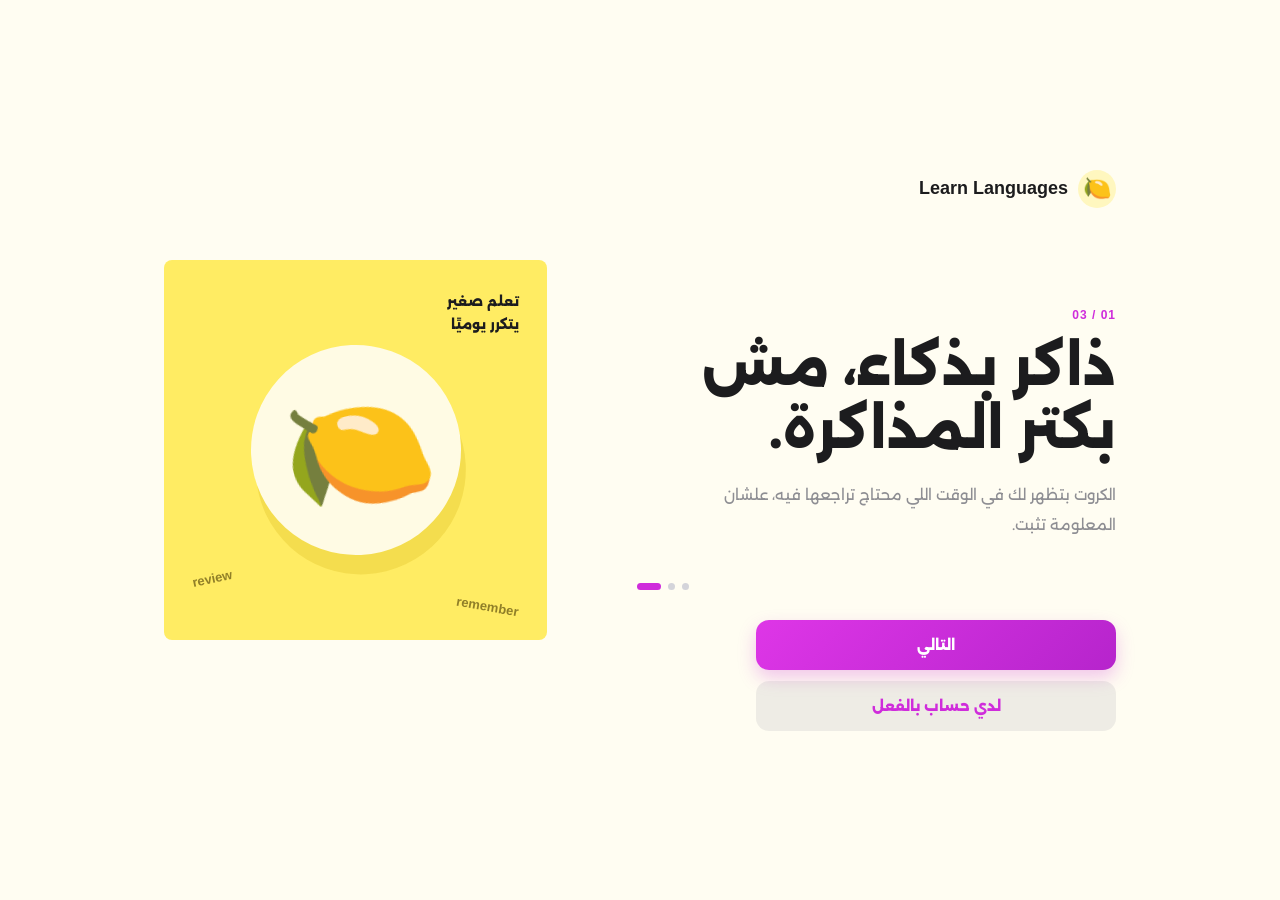
<file: index.html>
<!doctype html>
<html lang="ar" dir="rtl">

<head>
    <meta charset="UTF-8">
    <meta name="viewport" content="width=device-width,initial-scale=1.0">
    <meta http-equiv="refresh" content="0; url=landing/index.html">
    <title>Learn Languages</title>
</head>

<body>
    <script>location.replace("landing/index.html")</script>
</body>

</html>
</file>
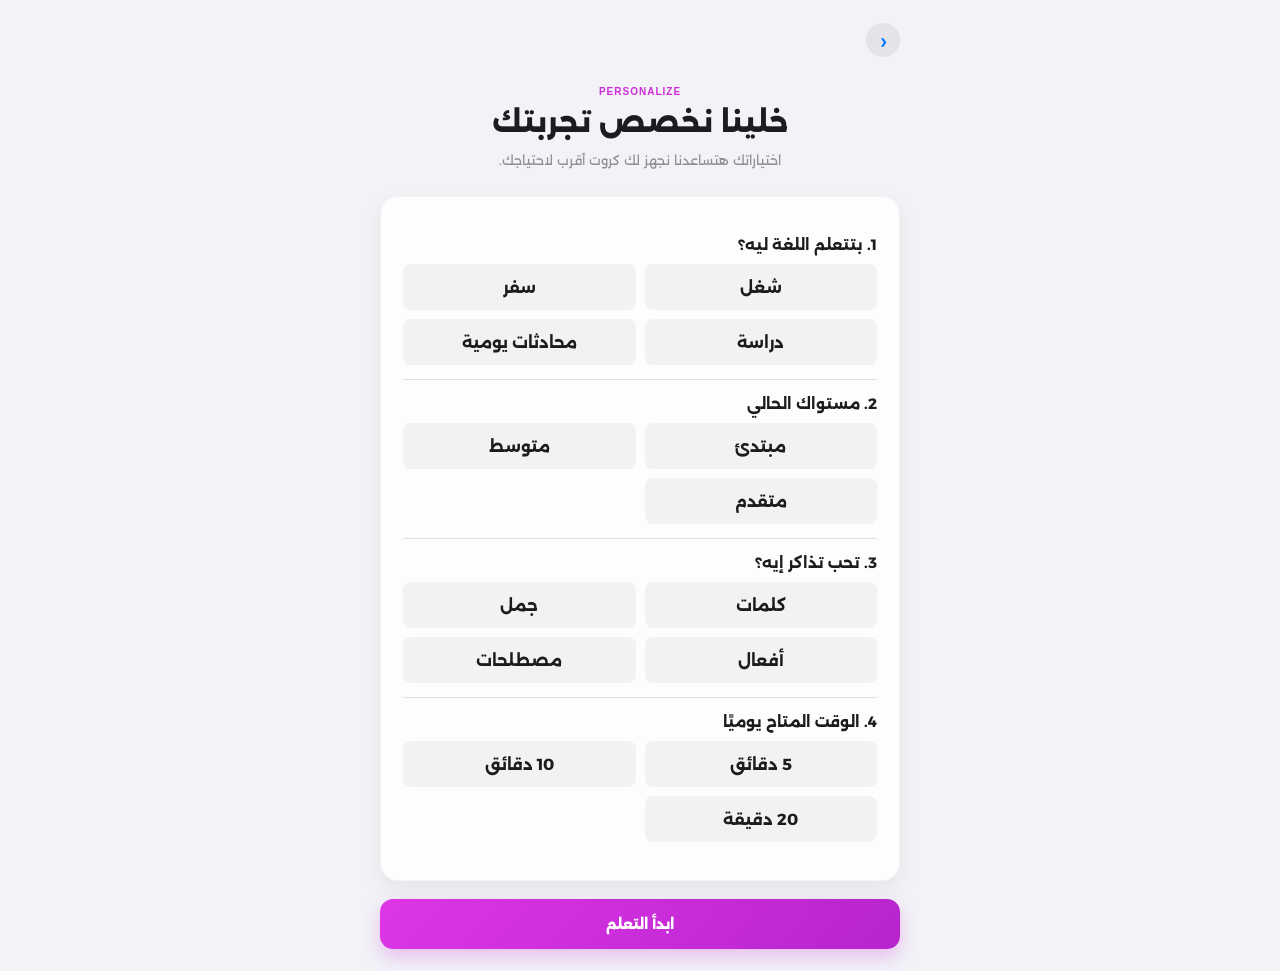
<file: goals/index.html>
<!doctype html>
<html lang="ar" dir="rtl"><head><meta charset="UTF-8"><meta name="viewport" content="width=device-width,initial-scale=1.0"><link rel="stylesheet" href="style.css"><title>تخصيص التعلم</title></head>
<body><main class="app screen"><div class="page-shell"><div class="topbar"><button class="icon-btn" type="button" onclick="history.back()" aria-label="رجوع">‹</button></div><div class="center-head"><div class="eyebrow">PERSONALIZE</div><h1>خلينا نخصص تجربتك</h1><p>اختياراتك هتساعدنا نجهز لك كروت أقرب لاحتياجك.</p></div><div class="card fade-up"><section class="goal-section"><h2>1. بتتعلم اللغة ليه؟</h2><div class="goal-grid" data-group="purpose"><button class="small-choice" type="button">شغل</button><button class="small-choice" type="button">سفر</button><button class="small-choice" type="button">دراسة</button><button class="small-choice" type="button">محادثات يومية</button></div></section><section class="goal-section"><h2>2. مستواك الحالي</h2><div class="goal-grid" data-group="level"><button class="small-choice" type="button">مبتدئ</button><button class="small-choice" type="button">متوسط</button><button class="small-choice" type="button">متقدم</button></div></section><section class="goal-section"><h2>3. تحب تذاكر إيه؟</h2><div class="goal-grid" data-group="topics"><button class="small-choice" type="button">كلمات</button><button class="small-choice" type="button">جمل</button><button class="small-choice" type="button">أفعال</button><button class="small-choice" type="button">مصطلحات</button></div></section><section class="goal-section"><h2>4. الوقت المتاح يوميًا</h2><div class="goal-grid" data-group="time"><button class="small-choice" type="button">5 دقائق</button><button class="small-choice" type="button">10 دقائق</button><button class="small-choice" type="button">20 دقيقة</button></div></section></div><div class="actions"><button class="primary" type="button" onclick="finish()">ابدأ التعلم</button></div></div></main><script src="../assets/scripts/storage.js"></script><script src="script.js"></script></body></html>
</file>
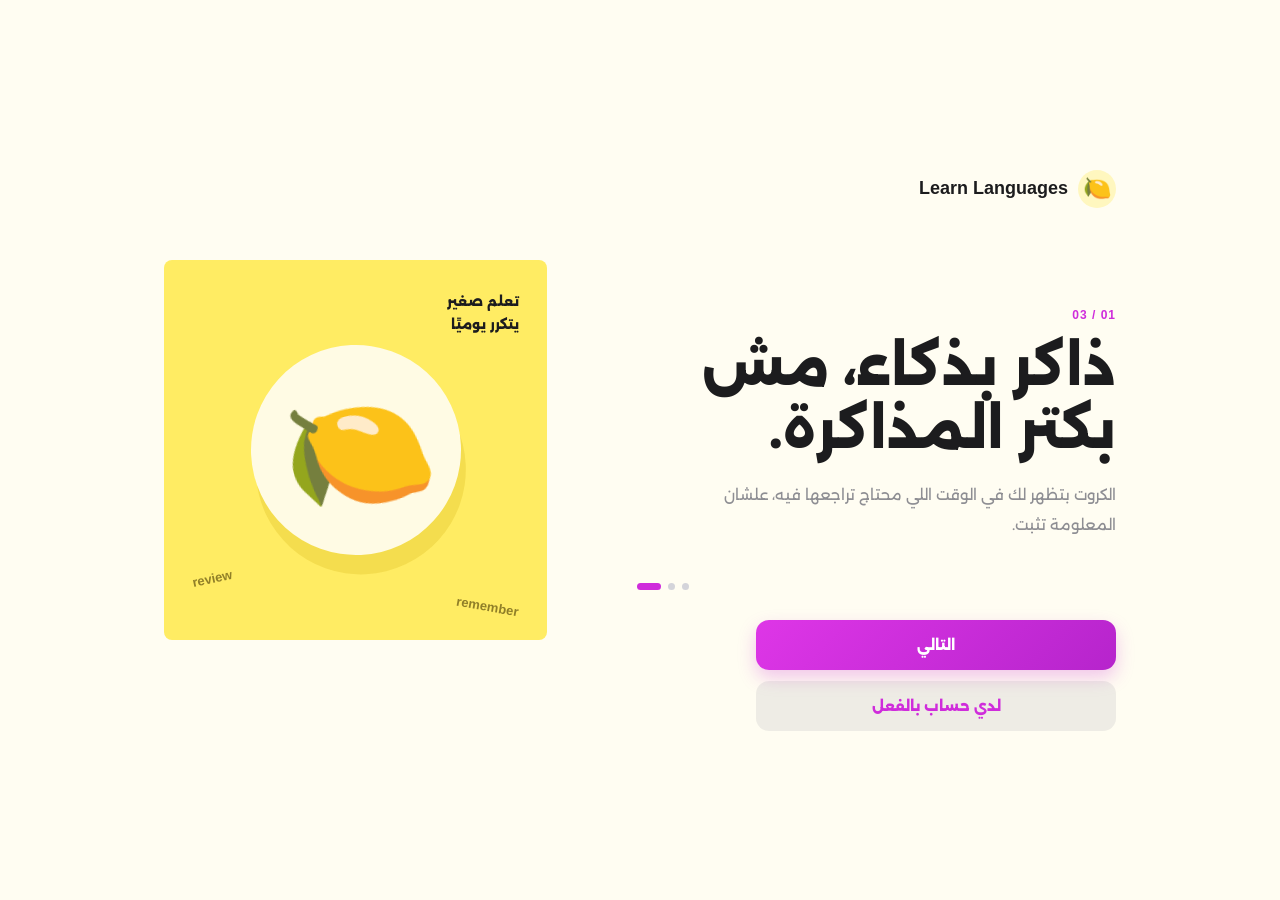
<file: landing/index.html>
<!doctype html>
<html lang="ar" dir="rtl"><head><meta charset="UTF-8"><meta name="viewport" content="width=device-width,initial-scale=1.0"><link rel="stylesheet" href="style.css"><title>Learn Languages</title></head>
<body><main class="app landing"><section class="intro-shell"><div class="intro-copy"><div class="brand-lockup"><span class="brand-lemon">🍋</span><span>Learn Languages</span></div><div class="intro-slides"><article class="intro-slide active"><p class="slide-number">01 / 03</p><h1>ذاكر بذكاء، مش بكتر المذاكرة.</h1><p>الكروت بتظهر لك في الوقت اللي محتاج تراجعها فيه، علشان المعلومة تثبت.</p></article><article class="intro-slide"><p class="slide-number">02 / 03</p><h1>كل جملة ليها سياق وصوت وملاحظة.</h1><p>تعلم الجمل اللي هتستخدمها فعلًا، مش مجرد كلمات معزولة.</p></article><article class="intro-slide"><p class="slide-number">03 / 03</p><h1>دقايق بسيطة كل يوم تعمل فرق.</h1><p>جلسة قصيرة يوميًا تساعدك تبني عادة تعلم ثابتة.</p></article></div><div class="dots" aria-label="شرائح التعريف"><button class="dot active" type="button" aria-label="الشريحة الأولى"></button><button class="dot" type="button" aria-label="الشريحة الثانية"></button><button class="dot" type="button" aria-label="الشريحة الثالثة"></button></div><div class="intro-actions"><button id="nextSlide" class="primary" type="button">التالي</button><a class="secondary login-link" href="../login/index.html">لدي حساب بالفعل</a></div></div><div class="lemon-stage" aria-hidden="true"><div class="lemon-slice">🍋</div><span class="stage-note">تعلم صغير<br>يتكرر يوميًا</span><span class="stage-word word-one">review</span><span class="stage-word word-two">remember</span></div></section></main><script src="script.js"></script></body></html>
</file>
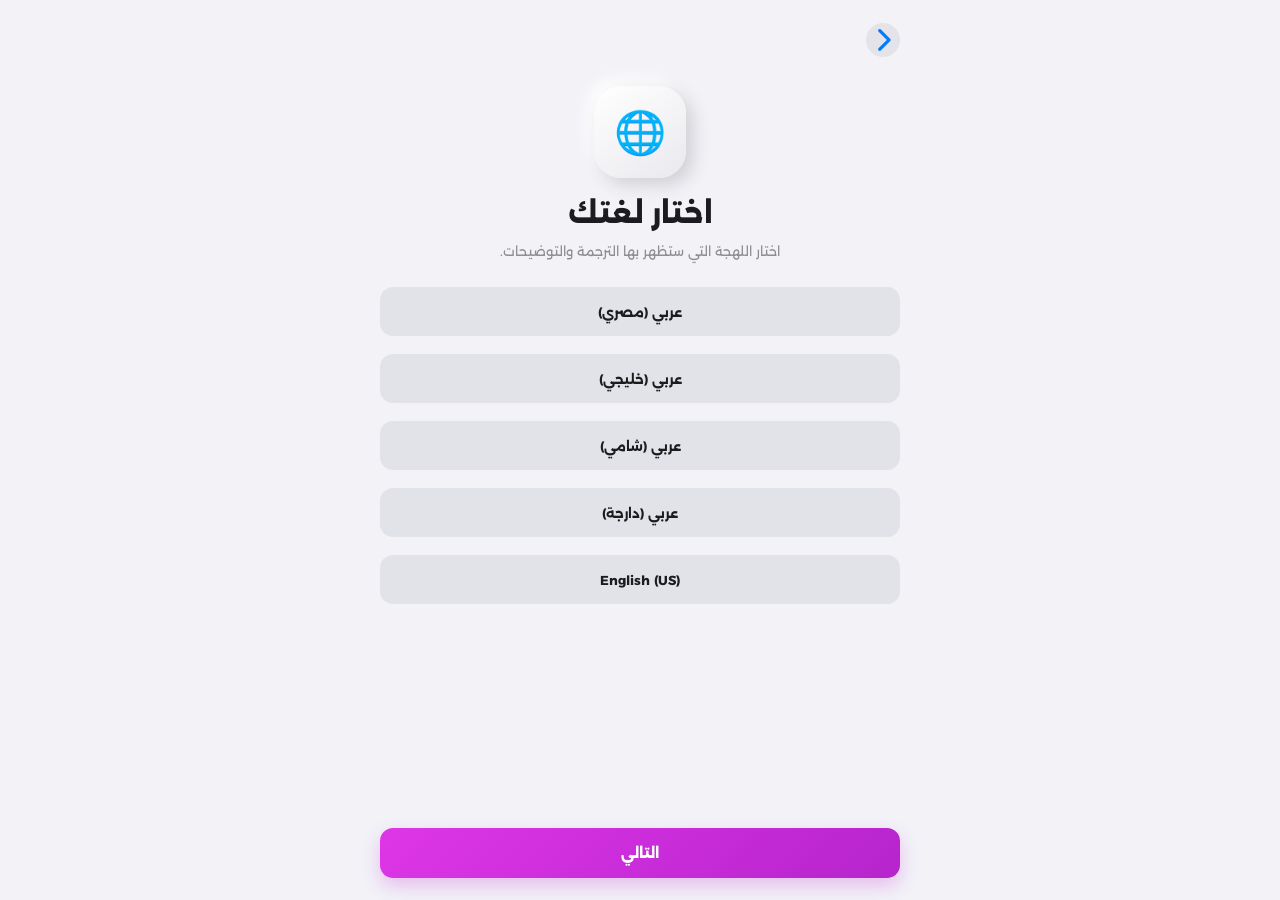
<file: language/index.html>
<!doctype html>
<html lang="ar" dir="rtl"><head><meta charset="UTF-8"><meta name="viewport" content="width=device-width,initial-scale=1.0"><link rel="stylesheet" href="style.css"><link rel="stylesheet" href="https://cdnjs.cloudflare.com/ajax/libs/font-awesome/6.4.0/css/all.min.css"><title>اختيار اللغة</title></head>
<body><main class="app screen"><div class="page-shell"><div class="topbar"><button class="icon-btn" type="button" onclick="history.back()" aria-label="رجوع"><i class="fa-solid fa-chevron-right"></i></button></div><div class="center-head"><div class="hero-icon">🌐</div><h1>اختار لغتك</h1><p>اختار اللهجة التي ستظهر بها الترجمة والتوضيحات.</p></div><div class="stack fade-up"><button class="choice" type="button" onclick="choose('عربي (مصري)')">عربي (مصري)</button><button class="choice" type="button" onclick="choose('عربي (خليجي)')">عربي (خليجي)</button><button class="choice" type="button" onclick="choose('عربي (شامي)')">عربي (شامي)</button><button class="choice" type="button" onclick="choose('عربي (دارجة)')">عربي (دارجة)</button><button class="choice" type="button" onclick="choose('English (US)')">English (US)</button></div><div class="actions"><button class="primary" type="button" onclick="next()">التالي</button></div></div></main><script src="../assets/scripts/storage.js"></script><script src="script.js"></script></body></html>
</file>
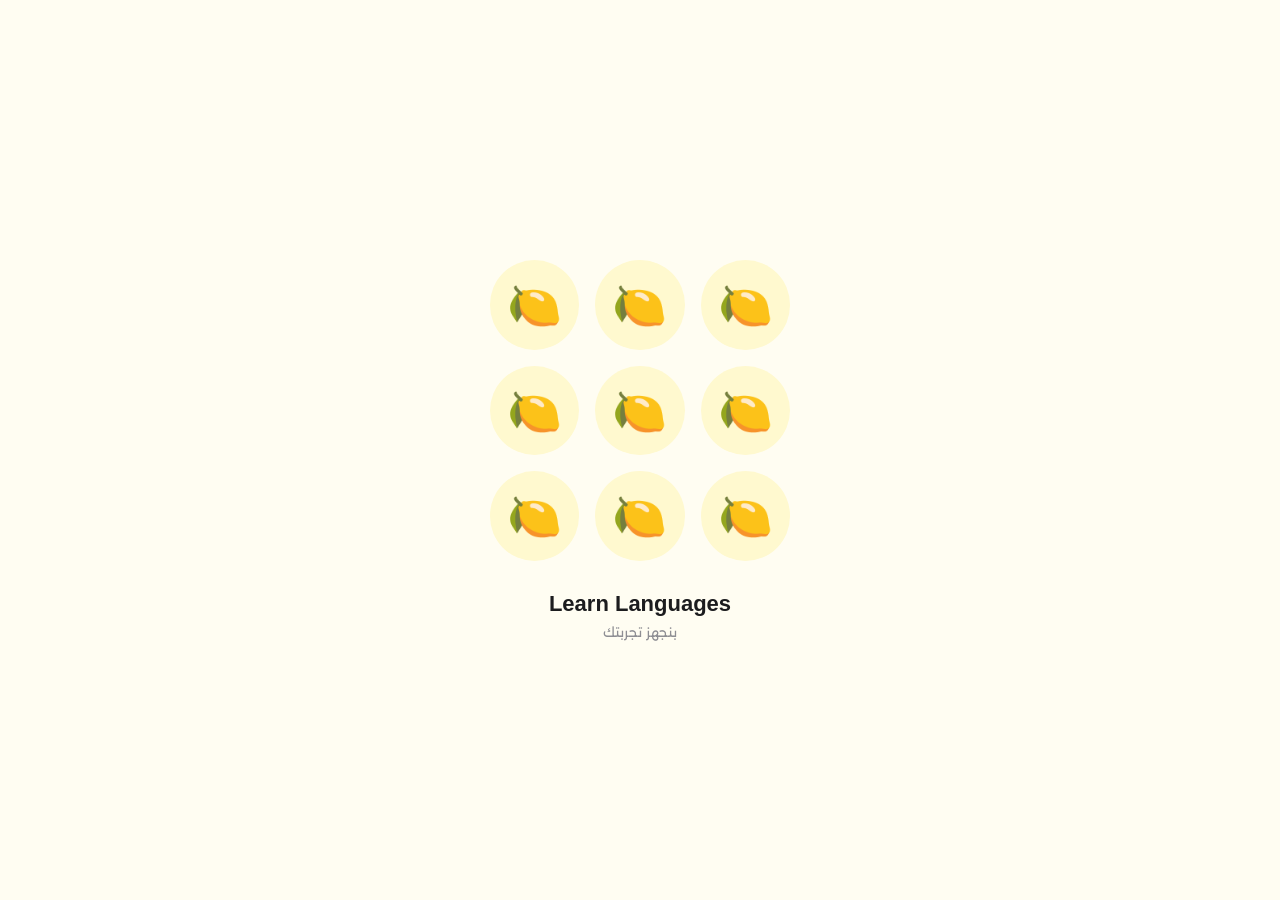
<file: loading/index.html>
<!doctype html>
<html lang="ar" dir="rtl"><head><meta charset="UTF-8"><meta name="viewport" content="width=device-width,initial-scale=1.0"><link rel="stylesheet" href="style.css"><title>Learn Languages</title></head>
<body><main class="app loading-page"><div class="loading-content"><div class="lemon-grid" aria-hidden="true"><span>🍋</span><span>🍋</span><span>🍋</span><span>🍋</span><span>🍋</span><span>🍋</span><span>🍋</span><span>🍋</span><span>🍋</span></div><div class="loading-copy"><strong>Learn Languages</strong><span>بنجهز تجربتك</span></div></div></main><script src="script.js"></script></body></html>
</file>
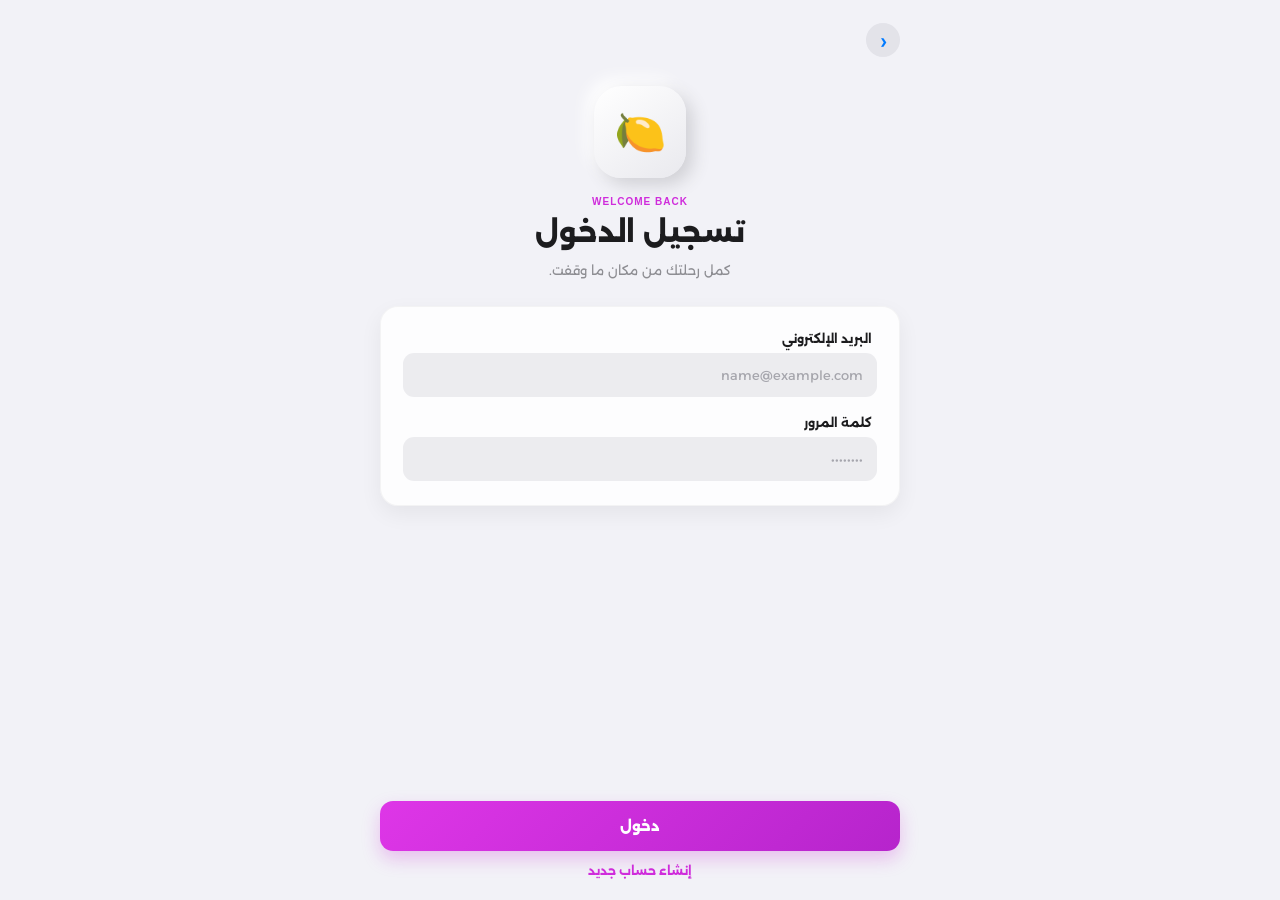
<file: login/index.html>
<!doctype html>
<html lang="ar" dir="rtl"><head><meta charset="UTF-8"><meta name="viewport" content="width=device-width,initial-scale=1.0"><link rel="stylesheet" href="style.css"><title>تسجيل الدخول</title></head>
<body><main class="app screen"><div class="page-shell"><div class="topbar"><button class="icon-btn" type="button" onclick="location.href='../landing/index.html'" aria-label="رجوع">‹</button></div><div class="center-head"><div class="hero-icon">🍋</div><div class="eyebrow">WELCOME BACK</div><h1>تسجيل الدخول</h1><p>كمل رحلتك من مكان ما وقفت.</p></div><div class="card fade-up"><div class="stack"><div class="field"><label>البريد الإلكتروني</label><input id="email" class="input" type="email" placeholder="name@example.com"></div><div class="field"><label>كلمة المرور</label><input id="password" class="input" type="password" placeholder="••••••••"></div></div></div><div class="actions"><button class="primary" type="button" onclick="login()">دخول</button><a class="link" href="../register/index.html">إنشاء حساب جديد</a></div></div></main><script src="../assets/scripts/storage.js"></script><script src="script.js"></script></body></html>
</file>
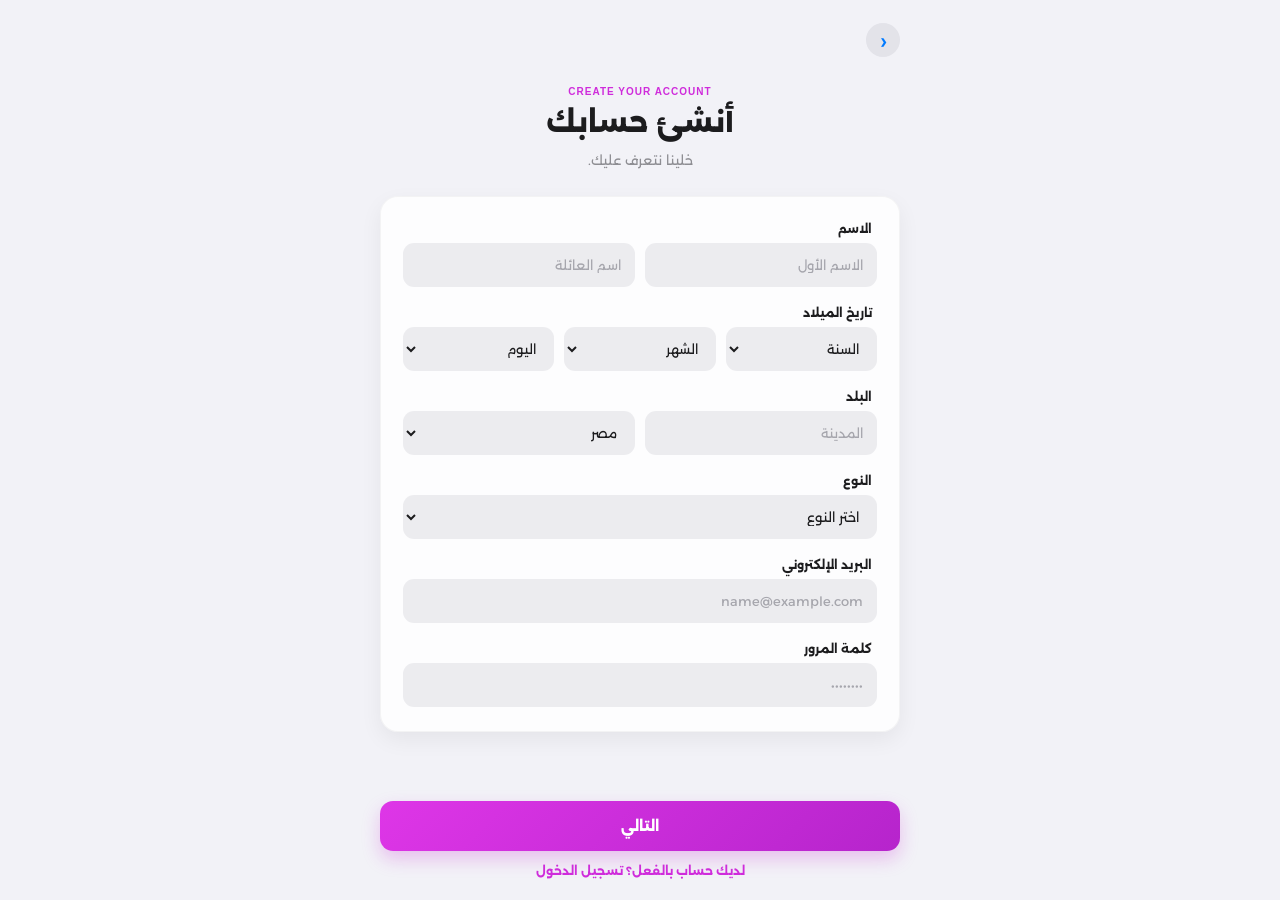
<file: register/index.html>
<!doctype html>
<html lang="ar" dir="rtl"><head><meta charset="UTF-8"><meta name="viewport" content="width=device-width,initial-scale=1.0"><link rel="stylesheet" href="style.css"><title>إنشاء حساب</title></head>
<body><main class="app screen"><div class="page-shell"><div class="topbar"><button class="icon-btn" type="button" onclick="history.back()" aria-label="رجوع">‹</button></div><div class="center-head"><div class="eyebrow">CREATE YOUR ACCOUNT</div><h1>أنشئ حسابك</h1><p>خلينا نتعرف عليك.</p></div><div class="card fade-up"><div class="stack"><div class="field"><label>الاسم</label><div class="row"><input id="first" class="input" placeholder="الاسم الأول"><input id="last" class="input" placeholder="اسم العائلة"></div></div><div class="field"><label>تاريخ الميلاد</label><div class="row"><select id="year" class="input"><option value="">السنة</option><option>2000</option><option>2001</option><option>2002</option></select><select id="month" class="input"><option value="">الشهر</option><option>1</option><option>2</option><option>3</option></select><select id="day" class="input"><option value="">اليوم</option><option>15</option><option>20</option></select></div></div><div class="field"><label>البلد</label><div class="row"><input id="city" class="input" placeholder="المدينة"><select id="country" class="input"><option>مصر</option><option>السعودية</option></select></div></div><div class="field"><label>النوع</label><select id="gender" class="input"><option value="">اختر النوع</option><option>ذكر</option><option>أنثى</option></select></div><div class="field"><label>البريد الإلكتروني</label><input id="email" type="email" class="input" placeholder="name@example.com"></div><div class="field"><label>كلمة المرور</label><input id="password" type="password" class="input" placeholder="••••••••"></div></div></div><div class="actions"><button class="primary" type="button" onclick="submitRegister()">التالي</button><a class="link" href="../login/index.html">لديك حساب بالفعل؟ تسجيل الدخول</a></div></div></main><script src="../assets/scripts/storage.js"></script><script src="script.js"></script></body></html>
</file>
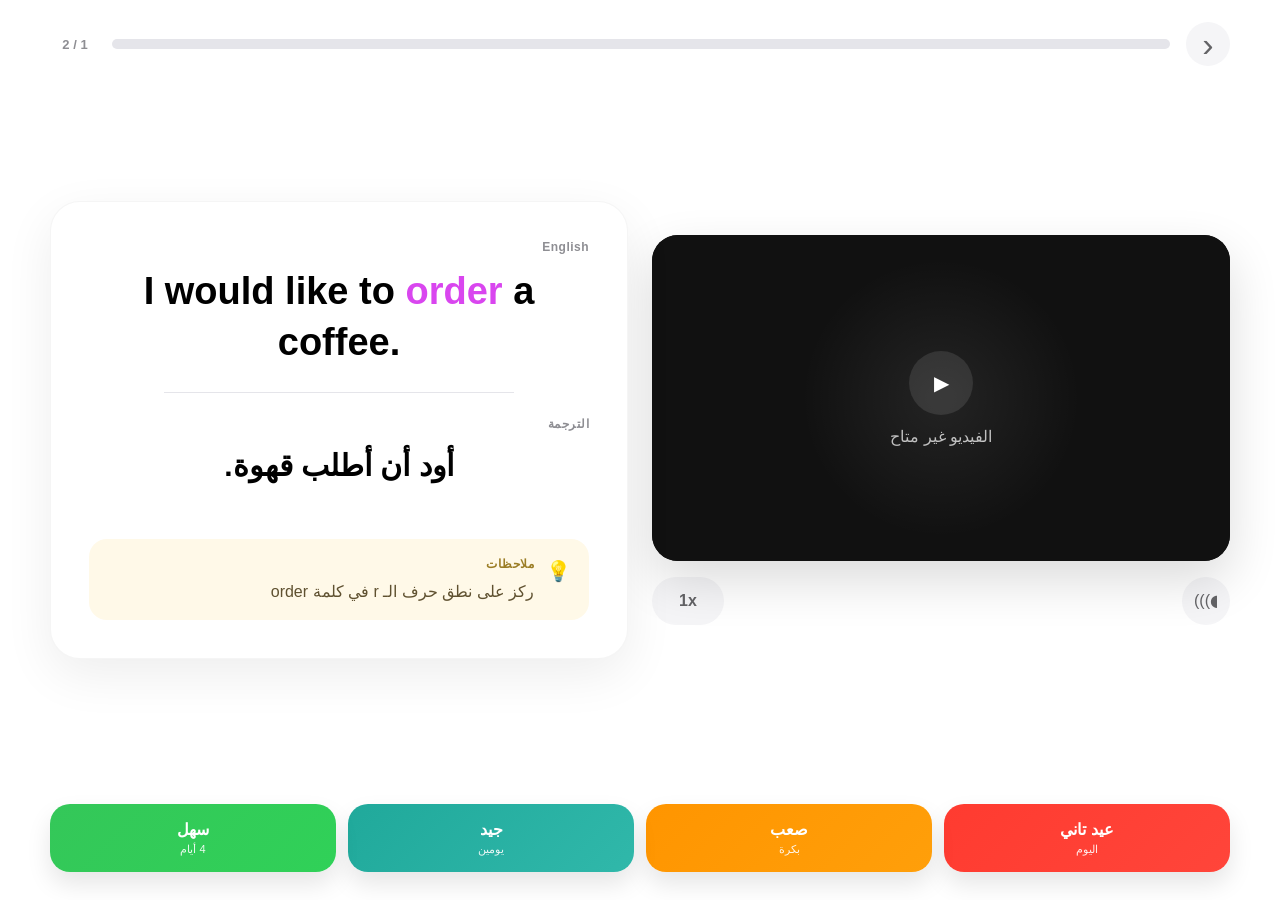
<file: study/index.html>
<!DOCTYPE html>
<html lang="ar" dir="rtl">
<head>
    <meta charset="UTF-8">
    <meta name="viewport" content="width=device-width, initial-scale=1.0">
    <meta name="theme-color" content="#ffffff">
    <title>Study Card</title>
    <link rel="preconnect" href="https://fonts.googleapis.com">
    <link rel="preconnect" href="https://fonts.gstatic.com" crossorigin>
    <link href="https://fonts.googleapis.com/css2?family=Inter:wght@400;500;600;700;800&display=swap" rel="stylesheet">
    <link rel="stylesheet" href="style.css">
</head>
<body>
    <main class="study-page">
        <header class="study-header">
            <button id="backButton" class="icon-button" type="button" aria-label="رجوع">
                <span>‹</span>
            </button>

            <div class="progress-area">
                <div class="progress-track">
                    <div id="progressBar" class="progress-value"></div>
                </div>
                <span id="progressText" class="progress-text">1 / 1</span>
            </div>
        </header>

        <section class="study-layout">
            <section class="media-section">
                <div class="video-card">
                    <div id="videoPlaceholder" class="video-placeholder">
                        <div class="video-placeholder-icon">▶</div>
                        <span>الفيديو غير متاح</span>
                    </div>

                    <iframe
                        id="youtubeFrame"
                        class="youtube-frame hidden"
                        title="Card video"
                        allow="accelerometer; autoplay; clipboard-write; encrypted-media; gyroscope; picture-in-picture; web-share"
                        allowfullscreen>
                    </iframe>
                </div>

                <div class="media-controls">
                    <button id="audioButton" class="round-control" type="button" aria-label="تشغيل الصوت">
                        <span>◖)))</span>
                    </button>

                    <button id="speedButton" class="speed-control" type="button">
                        1x
                    </button>
                </div>
            </section>

            <section class="content-section">
                <article class="content-card">
                    <div class="card-block english-block">
                        <span class="block-label">English</span>
                        <div id="englishText" class="english-text"></div>
                    </div>

                    <div class="divider"></div>

                    <div class="card-block arabic-block">
                        <span class="block-label">الترجمة</span>
                        <div id="arabicText" class="arabic-text"></div>
                    </div>

                    <div id="notesBlock" class="notes-block hidden">
                        <span class="notes-icon">💡</span>
                        <div>
                            <span class="block-label">ملاحظات</span>
                            <div id="notesText"></div>
                        </div>
                    </div>
                </article>
            </section>
        </section>

        <footer class="srs-footer">
            <button class="srs-button again" data-rating="again" type="button">
                <strong>عيد تاني</strong>
                <span>اليوم</span>
            </button>

            <button class="srs-button hard" data-rating="hard" type="button">
                <strong>صعب</strong>
                <span>بكرة</span>
            </button>

            <button class="srs-button good" data-rating="good" type="button">
                <strong>جيد</strong>
                <span>يومين</span>
            </button>

            <button class="srs-button easy" data-rating="easy" type="button">
                <strong>سهل</strong>
                <span>4 أيام</span>
            </button>
        </footer>
    </main>

    <div id="completeModal" class="modal hidden">
        <div class="modal-backdrop"></div>
        <div class="completion-card">
            <div class="completion-icon">🎉</div>
            <h2>عاش يا بطل!</h2>
            <p>انت خلصت كروت النهارده كلها</p>
            <strong id="completedCount">0 كارت</strong>
            <button id="homeButton" type="button">الرئيسية</button>
        </div>
    </div>

    <script src="../assets/scripts/storage.js"></script>
    <script src="../data/decks.js"></script>
    <script src="script.js"></script>
</body>
</html>
</file>
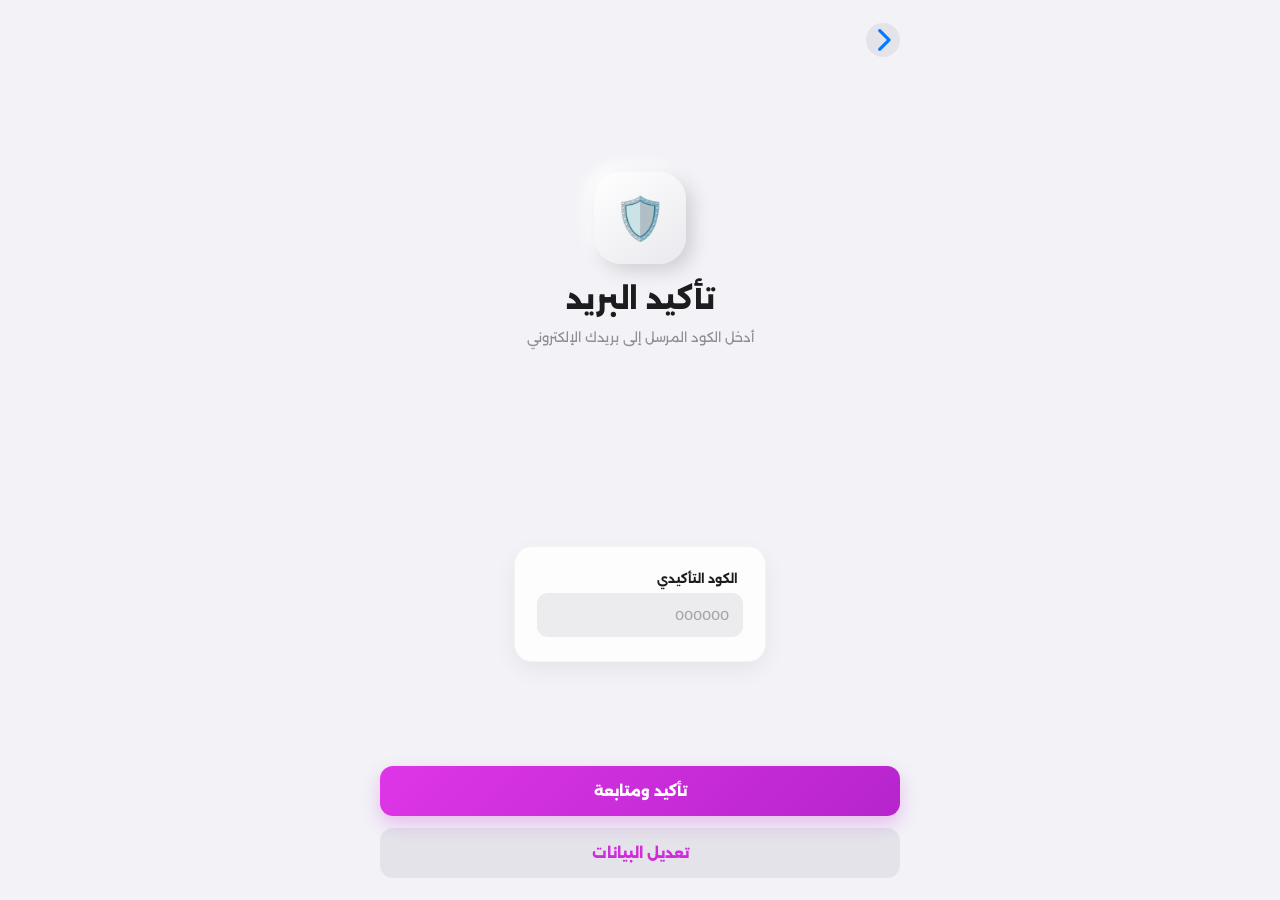
<file: verification/index.html>
<!doctype html>
<html lang="ar" dir="rtl">

<head>
    <meta charset="UTF-8">
    <meta name="viewport" content="width=device-width,initial-scale=1.0">
    <link rel="stylesheet" href="style.css">
    <link rel="stylesheet" href="https://cdnjs.cloudflare.com/ajax/libs/font-awesome/6.4.0/css/all.min.css">
    <title>Verification</title>
</head>

<body>
    <main class="app screen">
        <div class="page-shell">
            <div class="topbar"><button class="icon-btn" onclick="history.back()"><i
                        class="fa-solid fa-chevron-right"></i></button></div>
            <div class="hero">
                <div class="center-head">
                    <div class="hero-icon">🛡️</div>
                    <h1>تأكيد البريد</h1>
                    <p>أدخل الكود المرسل إلى بريدك الإلكتروني</p>
                </div>
                <div class="card fade-up">
                    <div class="field"><label>الكود التأكيدي</label><input id="code" class="input" maxlength="6"
                            inputmode="numeric" placeholder="000000"></div>
                </div>
            </div>
            <div class="actions"><button class="primary" onclick="verify()">تأكيد ومتابعة</button><button
                    class="secondary" onclick="location.href='../register/index.html'">تعديل البيانات</button></div>
        </div>
    </main>
    <script src="../assets/scripts/storage.js"></script>
    <script src="script.js"></script>
</body>

</html>
</file>
<file: goals/style.css>
@import url("../assets/styles/foundation.css");

.goal-section { padding: 14px 0; border-bottom: 1px solid var(--line); }
.goal-section:last-child { border-bottom: 0; }
.goal-section h2 { font-size: 15px; margin-bottom: 10px; }
.goal-section p { color: var(--muted); font-size: 12px; margin-bottom: 12px; }
.goal-grid { display: grid; grid-template-columns: repeat(2, 1fr); gap: 9px; }
.small-choice { min-height: 46px; padding: 8px; border-radius: 8px; color: var(--text); background: #f2f2f4; font-weight: 700; }
.small-choice.selected { color: #fff; background: var(--primary); }
</file>
<file: landing/style.css>
@import url("../assets/styles/foundation.css");
.landing { display:grid; place-items:center; background:#fffdf2; }
.intro-shell { width:min(1080px,100%); min-height:100dvh; padding:clamp(28px,5vw,70px); display:grid; grid-template-columns:minmax(0,1fr) minmax(280px,.8fr); align-items:center; gap:clamp(34px,7vw,110px); }
.intro-copy { max-width:530px; width:100%; }
.brand-lockup { display:flex; align-items:center; gap:10px; margin-bottom:clamp(42px,9vw,100px); font-family:-apple-system,BlinkMacSystemFont,"SF Pro Display",sans-serif; font-size:18px; font-weight:800; }
.brand-lemon { width:38px; height:38px; display:grid; place-items:center; border-radius:50%; background:#fff7bf; font-size:23px; }
.intro-slides { min-height:245px; }
.intro-slide { display:none; animation:slide-in .4s var(--ease); }
.intro-slide.active { display:block; }
.slide-number { margin-bottom:13px; color:var(--primary); font-family:-apple-system,BlinkMacSystemFont,sans-serif; font-size:12px; font-weight:800; letter-spacing:1px; }
.intro-slide h1 { max-width:470px; font-family:-apple-system,BlinkMacSystemFont,"SF Pro Display",Alexandria,sans-serif; font-size:clamp(33px,4.6vw,53px); line-height:1.2; font-weight:800; }
.intro-slide > p:last-child { max-width:440px; margin-top:18px; color:var(--muted); font-size:15px; line-height:2; }
.dots { display:flex; gap:7px; margin:30px 0; direction:ltr; }
.dot { width:7px; height:7px; padding:0; border-radius:50%; background:#d4d4da; transition:.25s var(--ease); }
.dot.active { width:24px; border-radius:999px; background:var(--primary); }
.intro-actions { width:min(360px,100%); display:grid; gap:11px; }
.login-link { display:grid; place-items:center; }
.lemon-stage { position:relative; min-height:380px; display:grid; place-items:center; overflow:hidden; border-radius:8px; background:#ffec63; }
.lemon-slice { display:grid; width:210px; aspect-ratio:1; place-items:center; border-radius:50%; background:#fffbe4; box-shadow:0 20px 0 rgba(222,191,39,.35); font-size:120px; transform:rotate(-14deg); }
.stage-note { position:absolute; right:28px; top:30px; font-size:13px; font-weight:800; line-height:1.8; }
.stage-word { position:absolute; color:rgba(70,55,0,.6); font-family:-apple-system,BlinkMacSystemFont,sans-serif; font-size:13px; font-weight:700; }
.word-one { left:28px; bottom:54px; transform:rotate(-12deg); }.word-two { right:28px; bottom:26px; transform:rotate(10deg); }
@keyframes slide-in { from { opacity:0; transform:translateX(20px); } to { opacity:1; transform:none; } }
@media(max-width:720px) { .intro-shell { grid-template-columns:1fr; padding:24px 22px 36px; gap:28px; }.brand-lockup { margin-bottom:48px; }.intro-slides { min-height:245px; }.lemon-stage { min-height:190px; order:-1; }.lemon-slice { width:130px; font-size:74px; }.stage-note { top:20px; right:20px; font-size:11px; }.stage-word { font-size:11px; }.word-one { left:20px; bottom:35px; }.word-two { right:20px; bottom:18px; } }
</file>
<file: language/style.css>
@import url("../assets/styles/foundation.css");
</file>
<file: loading/style.css>
@import url("../assets/styles/foundation.css");
.loading-page { display:grid; place-items:center; background:#fffdf2; }
.loading-content { display:grid; gap:30px; place-items:center; text-align:center; }
.lemon-grid { width:min(300px,75vw); display:grid; grid-template-columns:repeat(3,1fr); gap:16px; }
.lemon-grid span { display:grid; aspect-ratio:1; place-items:center; border-radius:50%; background:#fff9cf; font-size:44px; animation:pulse 1.2s infinite alternate var(--ease); }
.lemon-grid span:nth-child(2n) { animation-delay:.18s; }
.lemon-grid span:nth-child(3n) { animation-delay:.36s; }
.loading-copy { display:grid; gap:7px; }
.loading-copy strong { font-family:-apple-system,BlinkMacSystemFont,"SF Pro Display",sans-serif; font-size:22px; }
.loading-copy span { color:var(--muted); font-size:13px; }
@keyframes pulse { to { transform:translateY(-7px) scale(1.04); } }
</file>
<file: login/style.css>
@import url("../assets/styles/foundation.css");
</file>
<file: register/style.css>
@import url("../assets/styles/foundation.css");
</file>
<file: study/style.css>
:root {
    --primary: #d946ef;
    --secondary: #a855f7;
    --text: #1d1d1f;
    --muted: #8e8e93;
    --surface: #ffffff;
    --soft: #f5f5f7;
    --line: #e5e5ea;
    --ease: cubic-bezier(.22, 1, .36, 1);
}

* {
    box-sizing: border-box;
}

html,
body {
    margin: 0;
    min-height: 100%;
}

body {
    font-family:
        -apple-system,
        BlinkMacSystemFont,
        "SF Pro Text",
        "SF Arabic",
        "Segoe UI",
        sans-serif;
}


button {
    font: inherit;
    border: 0;
    cursor: pointer;
}

.hidden {
    display: none !important;
}

.study-page {
    min-height: 100vh;
    display: flex;
    flex-direction: column;
    background: var(--surface);
}


.study-header {
    width: min(1180px, calc(100% - 32px));
    margin: 0 auto;
    padding: 22px 0 14px;
    display: flex;
    align-items: center;
    gap: 16px;
}

.icon-button {
    width: 44px;
    height: 44px;
    flex: 0 0 44px;
    border-radius: 50%;
    background: var(--soft);
    color: #636366;
    display: grid;
    place-items: center;
    font-size: 34px;
    line-height: 1;
    transition: transform .25s var(--ease), background .25s ease;
}

.icon-button:hover {
    background: #ebebf0;
    transform: translateX(2px);
}

.progress-area {
    flex: 1;
    display: flex;
    align-items: center;
    gap: 12px;
}

.progress-track {
    height: 10px;
    flex: 1;
    overflow: hidden;
    border-radius: 999px;
    background: #e5e5ea;
}

.progress-value {
    width: 0;
    height: 100%;
    border-radius: inherit;
    background: linear-gradient(90deg, #34c759, #30d158);
    transition: width .5s var(--ease);
}

.progress-text {
    min-width: 50px;
    color: var(--muted);
    font-size: 13px;
    font-weight: 700;
    text-align: center;
}

.study-layout {
    width: min(1180px, calc(100% - 32px));
    margin: 0 auto;
    flex: 1;
    display: grid;
    grid-template-columns: 1fr 1fr;
    gap: 24px;
    padding: 12px 0 24px;
}

.media-section,
.content-section {
    min-width: 0;
    display: flex;
    flex-direction: column;
    justify-content: center;
}

.video-card {
    width: 100%;
    aspect-ratio: 16 / 9;
    overflow: hidden;
    border-radius: 26px;
    background: #111;
    box-shadow: 0 20px 50px rgba(0, 0, 0, .14);
    transform: translateY(20px) scale(.98);
    opacity: 0;
    animation: panelIn .65s var(--ease) .05s forwards;
}

.youtube-frame {
    width: 100%;
    height: 100%;
    border: 0;
}

.video-placeholder {
    height: 100%;
    display: grid;
    place-items: center;
    align-content: center;
    gap: 12px;
    color: rgba(255,255,255,.72);
    background:
        radial-gradient(circle at center, rgba(255,255,255,.08), transparent 42%),
        #111;
}

.video-placeholder-icon {
    width: 64px;
    height: 64px;
    border-radius: 50%;
    display: grid;
    place-items: center;
    background: rgba(255,255,255,.1);
    color: #fff;
    font-size: 20px;
}

.media-controls {
    display: flex;
    justify-content: space-between;
    align-items: center;
    margin-top: 16px;
}

.round-control,
.speed-control {
    height: 48px;
    border-radius: 999px;
    background: var(--soft);
    color: #636366;
    transition: transform .25s var(--ease), background .25s ease;
}

.round-control {
    width: 48px;
}

.speed-control {
    min-width: 72px;
    padding: 0 18px;
    font-weight: 800;
}

.round-control:hover,
.speed-control:hover {
    background: #ebebf0;
    transform: translateY(-2px);
}

.content-card {
    padding: 38px;
    border-radius: 30px;
    background: #fff;
    box-shadow: 0 16px 50px rgba(0, 0, 0, .07);
    border: 1px solid rgba(0,0,0,.04);
    transform: translateY(20px);
    opacity: 0;
    animation: panelIn .65s var(--ease) .12s forwards;
}

.card-block {
    animation: textIn .45s var(--ease);
}

.block-label {
    display: block;
    margin-bottom: 12px;
    color: var(--muted);
    font-size: 12px;
    font-weight: 800;
    letter-spacing: .04em;
}

.english-text {
    min-height: 90px;
    direction: ltr;
    text-align: center;
    font-size: clamp(25px, 3vw, 38px);
    line-height: 1.35;
    font-weight: 800;
}

.english-text .text-primary {
    color: var(--primary);
}

.arabic-text {
    min-height: 70px;
    text-align: center;
    font-size: clamp(22px, 2.5vw, 30px);
    line-height: 1.5;
    font-weight: 600;
}

.divider {
    width: 70%;
    height: 1px;
    margin: 24px auto;
    background: var(--line);
}

.notes-block {
    margin-top: 26px;
    padding: 16px 18px;
    display: flex;
    gap: 12px;
    align-items: flex-start;
    border-radius: 18px;
    background: #fff9e8;
    color: #5f5130;
    line-height: 1.6;
}

.notes-icon {
    font-size: 20px;
}

.notes-block .block-label {
    margin-bottom: 4px;
    color: #9b7d25;
}

.srs-footer {
    width: min(1180px, calc(100% - 32px));
    margin: 0 auto;
    padding: 12px 0 28px;
    display: grid;
    grid-template-columns: repeat(4, 1fr);
    gap: 12px;
}

.srs-button {
    min-height: 68px;
    border-radius: 20px;
    color: #fff;
    display: flex;
    flex-direction: column;
    justify-content: center;
    align-items: center;
    gap: 4px;
    box-shadow: 0 12px 25px rgba(0,0,0,.1);
    transition: transform .25s var(--ease), box-shadow .25s var(--ease);
}

.srs-button strong {
    font-size: 16px;
}

.srs-button span {
    font-size: 11px;
    opacity: .9;
}

.srs-button:hover {
    transform: translateY(-3px);
    box-shadow: 0 18px 32px rgba(0,0,0,.14);
}

.srs-button:active {
    transform: scale(.97);
}

.again {
    background: linear-gradient(135deg, #ff3b30, #ff453a);
}

.hard {
    background: linear-gradient(135deg, #ff9500, #ff9f0a);
}

.good {
    background: linear-gradient(135deg, #20a99b, #30b8aa);
}

.easy {
    background: linear-gradient(135deg, #34c759, #30d158);
}

.modal {
    position: fixed;
    inset: 0;
    z-index: 100;
    display: grid;
    place-items: center;
}

.modal-backdrop {
    position: absolute;
    inset: 0;
    background: rgba(0,0,0,.48);
    backdrop-filter: blur(15px) saturate(115%);
    -webkit-backdrop-filter: blur(15px) saturate(115%);
    animation: fadeIn .3s ease forwards;
}

.completion-card {
    position: relative;
    z-index: 1;
    width: min(450px, calc(100% - 32px));
    padding: 38px 28px 28px;
    border-radius: 30px;
    background: rgba(255,255,255,.97);
    text-align: center;
    box-shadow: 0 30px 90px rgba(0,0,0,.28);
    animation: modalIn .55s var(--ease) forwards;
}

.completion-icon {
    font-size: 62px;
    margin-bottom: 20px;
    animation: celebrationIn .65s var(--ease);
}

.completion-card h2 {
    margin: 0 0 10px;
    font-size: 28px;
}

.completion-card p {
    margin: 0 0 12px;
    color: var(--muted);
}

.completion-card strong {
    display: block;
    margin-bottom: 28px;
    color: var(--primary);
    font-size: 30px;
}

#homeButton {
    width: 100%;
    min-height: 56px;
    border-radius: 18px;
    color: #fff;
    font-weight: 800;
    background: linear-gradient(135deg, var(--primary), var(--secondary));
    box-shadow: 0 14px 28px rgba(168,85,247,.22);
    transition: transform .25s var(--ease), box-shadow .25s var(--ease);
}

#homeButton:hover {
    transform: translateY(-2px);
    box-shadow: 0 18px 34px rgba(168,85,247,.28);
}

@keyframes panelIn {
    to {
        opacity: 1;
        transform: translateY(0) scale(1);
    }
}

@keyframes textIn {
    from {
        opacity: 0;
        transform: translateY(8px);
    }
    to {
        opacity: 1;
        transform: translateY(0);
    }
}

@keyframes fadeIn {
    from { opacity: 0; }
    to { opacity: 1; }
}

@keyframes modalIn {
    from {
        opacity: 0;
        transform: translateY(25px) scale(.94);
    }
    to {
        opacity: 1;
        transform: translateY(0) scale(1);
    }
}

@keyframes celebrationIn {
    0% {
        opacity: 0;
        transform: scale(.5) rotate(-12deg);
    }
    65% {
        transform: scale(1.12) rotate(4deg);
    }
    100% {
        opacity: 1;
        transform: scale(1) rotate(0);
    }
}

@media (max-width: 820px) {
    .study-layout {
        grid-template-columns: 1fr;
    }

    .content-card {
        padding: 28px 22px;
    }

    .srs-footer {
        grid-template-columns: repeat(2, 1fr);
    }
}

@media (max-width: 520px) {
    .study-header,
    .study-layout,
    .srs-footer {
        width: min(100% - 20px, 1180px);
    }

    .study-header {
        padding-top: 14px;
    }

    .study-layout {
        gap: 14px;
        padding-top: 4px;
    }

    .video-card {
        border-radius: 20px;
    }

    .content-card {
        border-radius: 24px;
    }

    .english-text {
        min-height: 70px;
        font-size: 25px;
    }

    .arabic-text {
        min-height: 55px;
        font-size: 21px;
    }

    .srs-footer {
        gap: 8px;
        padding-bottom: 16px;
    }

    .srs-button {
        min-height: 62px;
        border-radius: 17px;
    }
}
</file>
<file: verification/style.css>
@import url("../assets/styles/foundation.css");
</file>
